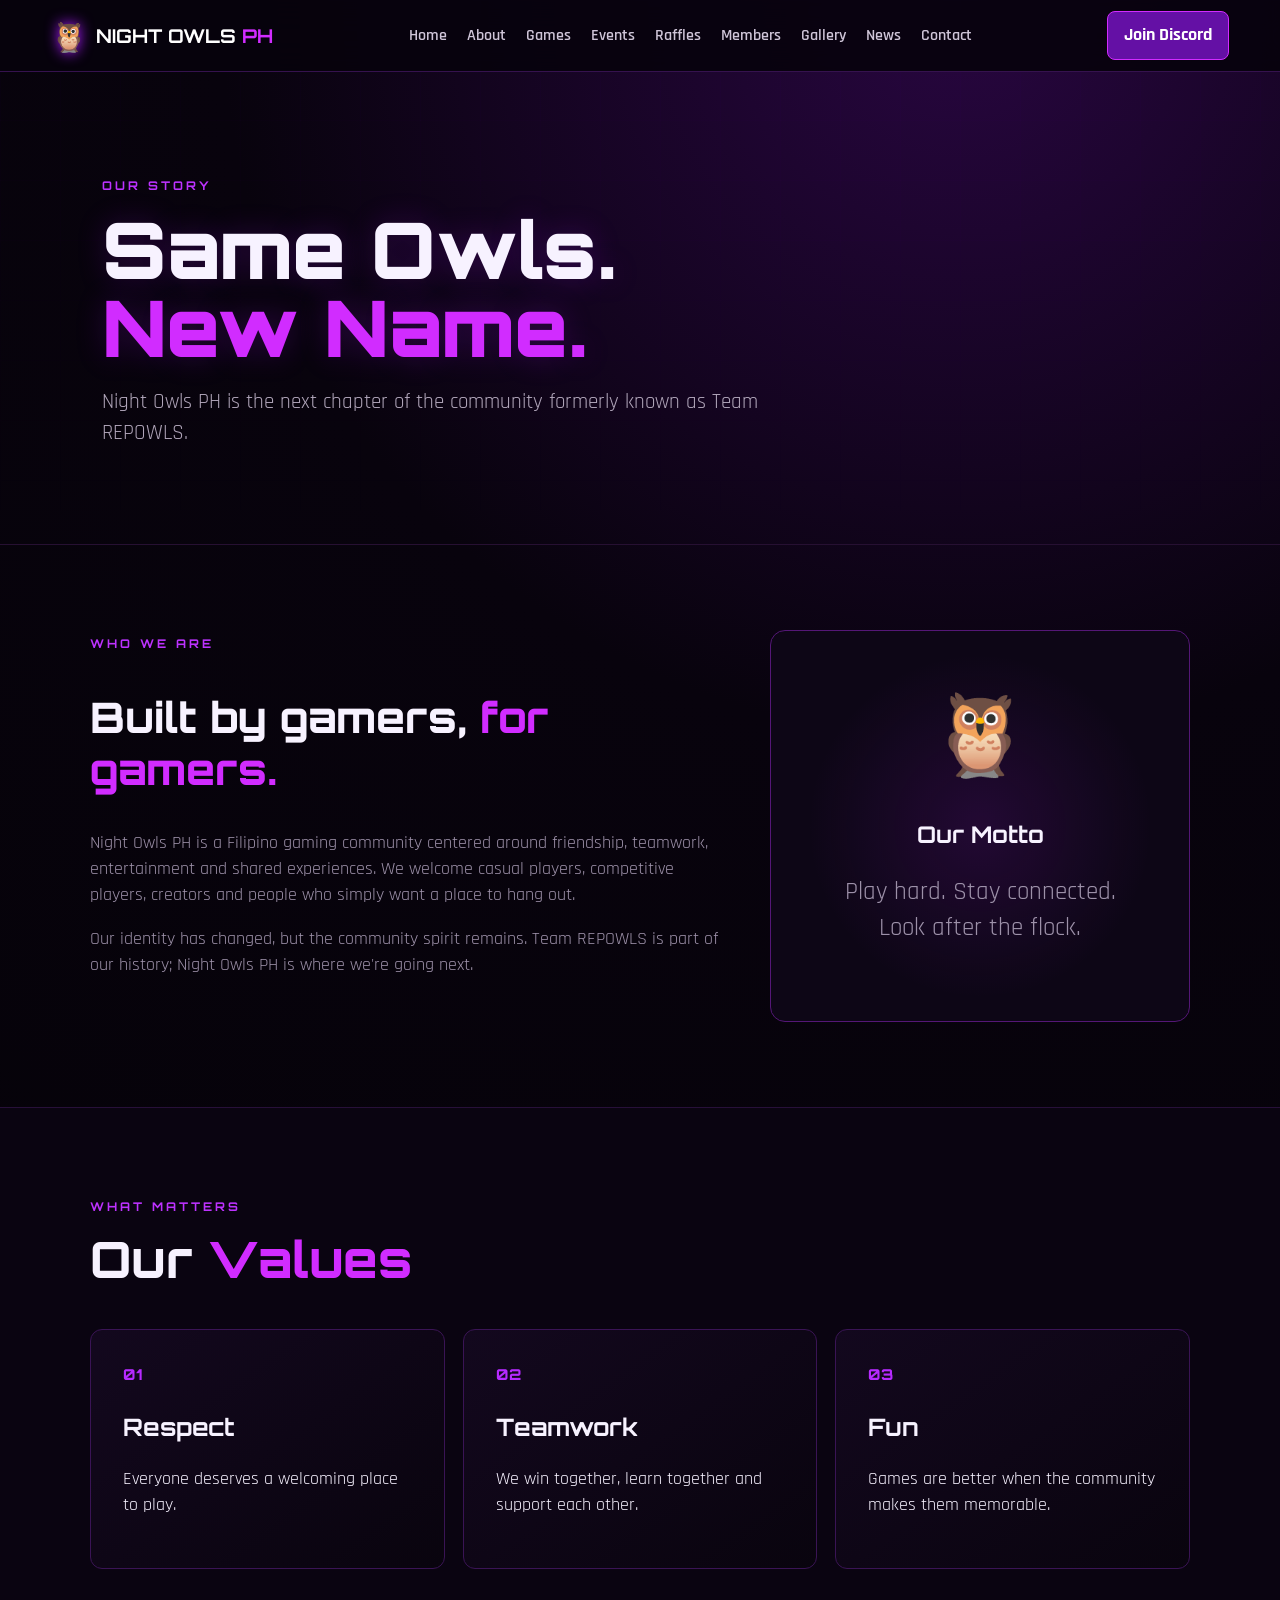
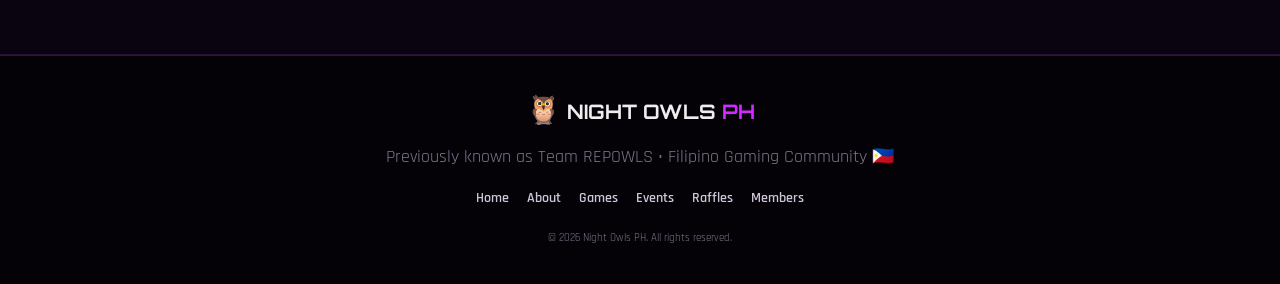
<file: about.html>
<!doctype html><html lang="en"><head><meta charset="utf-8"><meta name="viewport" content="width=device-width,initial-scale=1"><meta name="description" content="Night Owls PH — Filipino gaming community, formerly Team REPOWLS."><meta name="theme-color" content="#08030f"><title>A | Night Owls PH</title><link rel="stylesheet" href="styles.css"></head><body>
<header><a class="brand" href="index.html"><span>🦉</span><strong>NIGHT OWLS <b>PH</b></strong></a><button class="menu">☰</button><nav><a href="index.html" class="">Home</a><a href="about.html" class="">About</a><a href="games.html" class="">Games</a><a href="events.html" class="">Events</a><a href="raffles.html" class="">Raffles</a><a href="members.html" class="">Members</a><a href="gallery.html" class="">Gallery</a><a href="announcements.html" class="">News</a><a href="contact.html" class="">Contact</a></nav><a class="top-discord" href="discord.html">Join Discord</a></header>
<main><section class="page-hero"><small>OUR STORY</small><h1>Same Owls.<br><span>New Name.</span></h1><p>Night Owls PH is the next chapter of the community formerly known as Team REPOWLS.</p></section>
<section class="section two-col"><div><small>WHO WE ARE</small><h2>Built by gamers, <span>for gamers.</span></h2><p>Night Owls PH is a Filipino gaming community centered around friendship, teamwork, entertainment and shared experiences. We welcome casual players, competitive players, creators and people who simply want a place to hang out.</p><p>Our identity has changed, but the community spirit remains. Team REPOWLS is part of our history; Night Owls PH is where we're going next.</p></div><div class="quote-card"><b>🦉</b><h3>Our Motto</h3><p>Play hard. Stay connected. Look after the flock.</p></div></section>
<section class="section dark"><div class="section-head"><div><small>WHAT MATTERS</small><h2>Our <span>Values</span></h2></div></div><div class="value-grid"><div><b>01</b><h3>Respect</h3><p>Everyone deserves a welcoming place to play.</p></div><div><b>02</b><h3>Teamwork</h3><p>We win together, learn together and support each other.</p></div><div><b>03</b><h3>Fun</h3><p>Games are better when the community makes them memorable.</p></div></div></section></main>
<footer><div class="footer-logo">🦉 <strong>NIGHT OWLS <b>PH</b></strong></div><p>Previously known as Team REPOWLS • Filipino Gaming Community 🇵🇭</p><div class="footer-nav"><a href="index.html">Home</a><a href="about.html">About</a><a href="games.html">Games</a><a href="events.html">Events</a><a href="raffles.html">Raffles</a><a href="members.html">Members</a></div><small>© <span id="year"></span> Night Owls PH. All rights reserved.</small></footer>
<script src="script.js"></script></body></html>
</file>
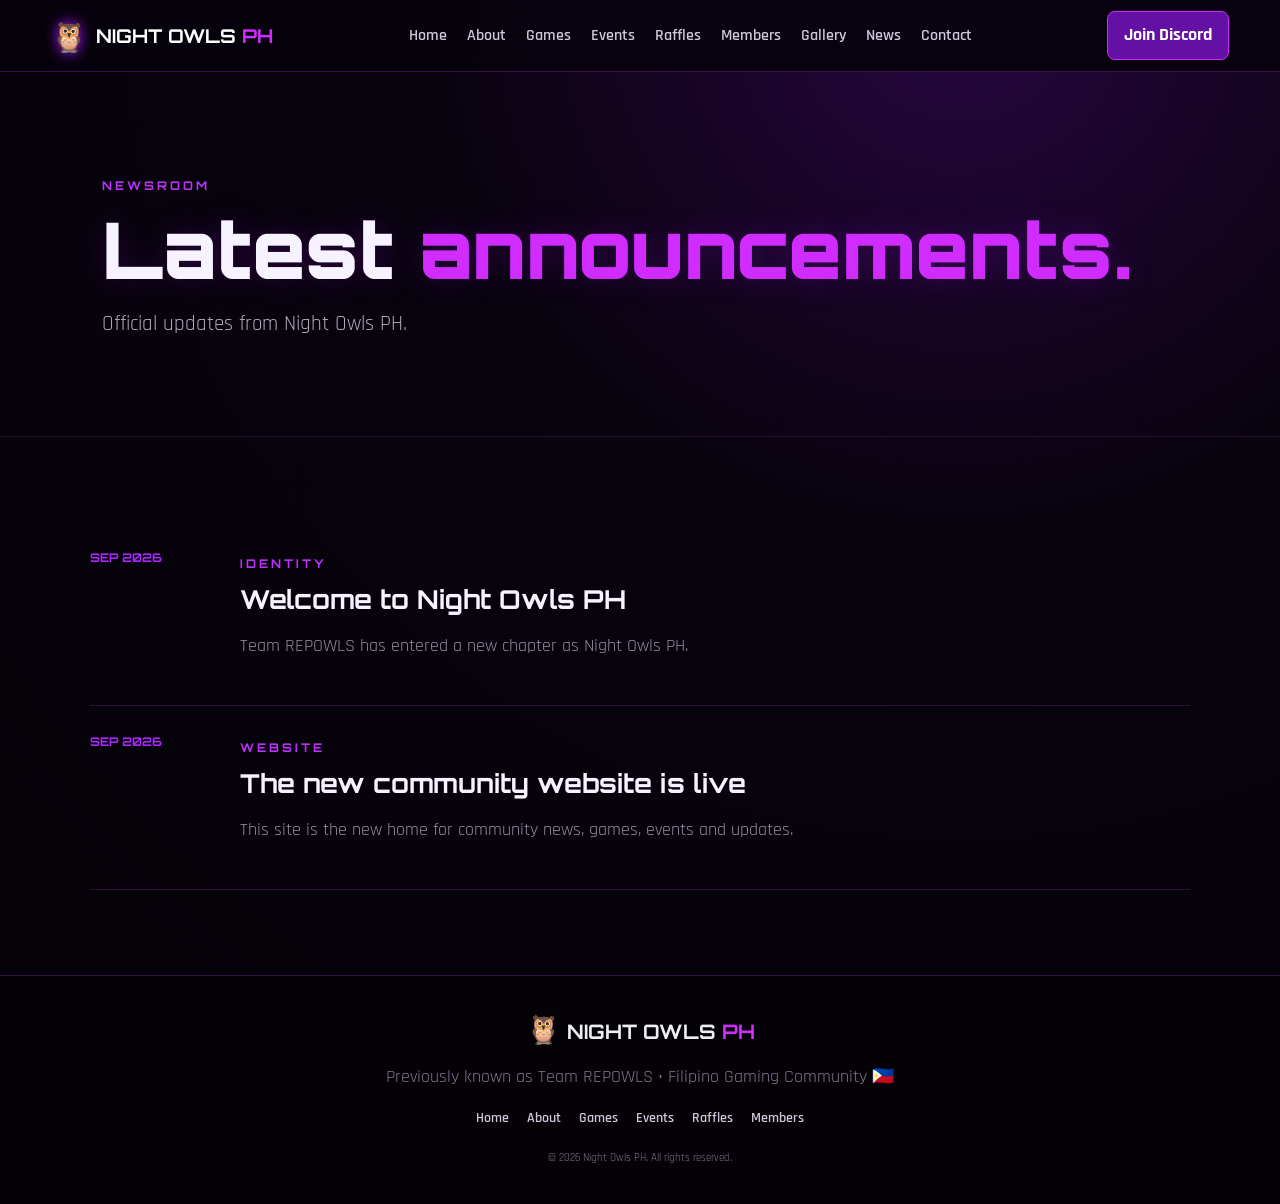
<file: announcements.html>
<!doctype html><html lang="en"><head><meta charset="utf-8"><meta name="viewport" content="width=device-width,initial-scale=1"><meta name="description" content="Night Owls PH — Filipino gaming community, formerly Team REPOWLS."><meta name="theme-color" content="#08030f"><title>A | Night Owls PH</title><link rel="stylesheet" href="styles.css"></head><body>
<header><a class="brand" href="index.html"><span>🦉</span><strong>NIGHT OWLS <b>PH</b></strong></a><button class="menu">☰</button><nav><a href="index.html" class="">Home</a><a href="about.html" class="">About</a><a href="games.html" class="">Games</a><a href="events.html" class="">Events</a><a href="raffles.html" class="">Raffles</a><a href="members.html" class="">Members</a><a href="gallery.html" class="">Gallery</a><a href="announcements.html" class="">News</a><a href="contact.html" class="">Contact</a></nav><a class="top-discord" href="discord.html">Join Discord</a></header>
<main><section class="page-hero"><small>NEWSROOM</small><h1>Latest <span>announcements.</span></h1><p>Official updates from Night Owls PH.</p></section>
<section class="section"><div class="news-list"><article><span>SEP 2026</span><div><small>IDENTITY</small><h2>Welcome to Night Owls PH</h2><p>Team REPOWLS has entered a new chapter as Night Owls PH.</p></div></article><article><span>SEP 2026</span><div><small>WEBSITE</small><h2>The new community website is live</h2><p>This site is the new home for community news, games, events and updates.</p></div></article></div></section></main>
<footer><div class="footer-logo">🦉 <strong>NIGHT OWLS <b>PH</b></strong></div><p>Previously known as Team REPOWLS • Filipino Gaming Community 🇵🇭</p><div class="footer-nav"><a href="index.html">Home</a><a href="about.html">About</a><a href="games.html">Games</a><a href="events.html">Events</a><a href="raffles.html">Raffles</a><a href="members.html">Members</a></div><small>© <span id="year"></span> Night Owls PH. All rights reserved.</small></footer>
<script src="script.js"></script></body></html>
</file>
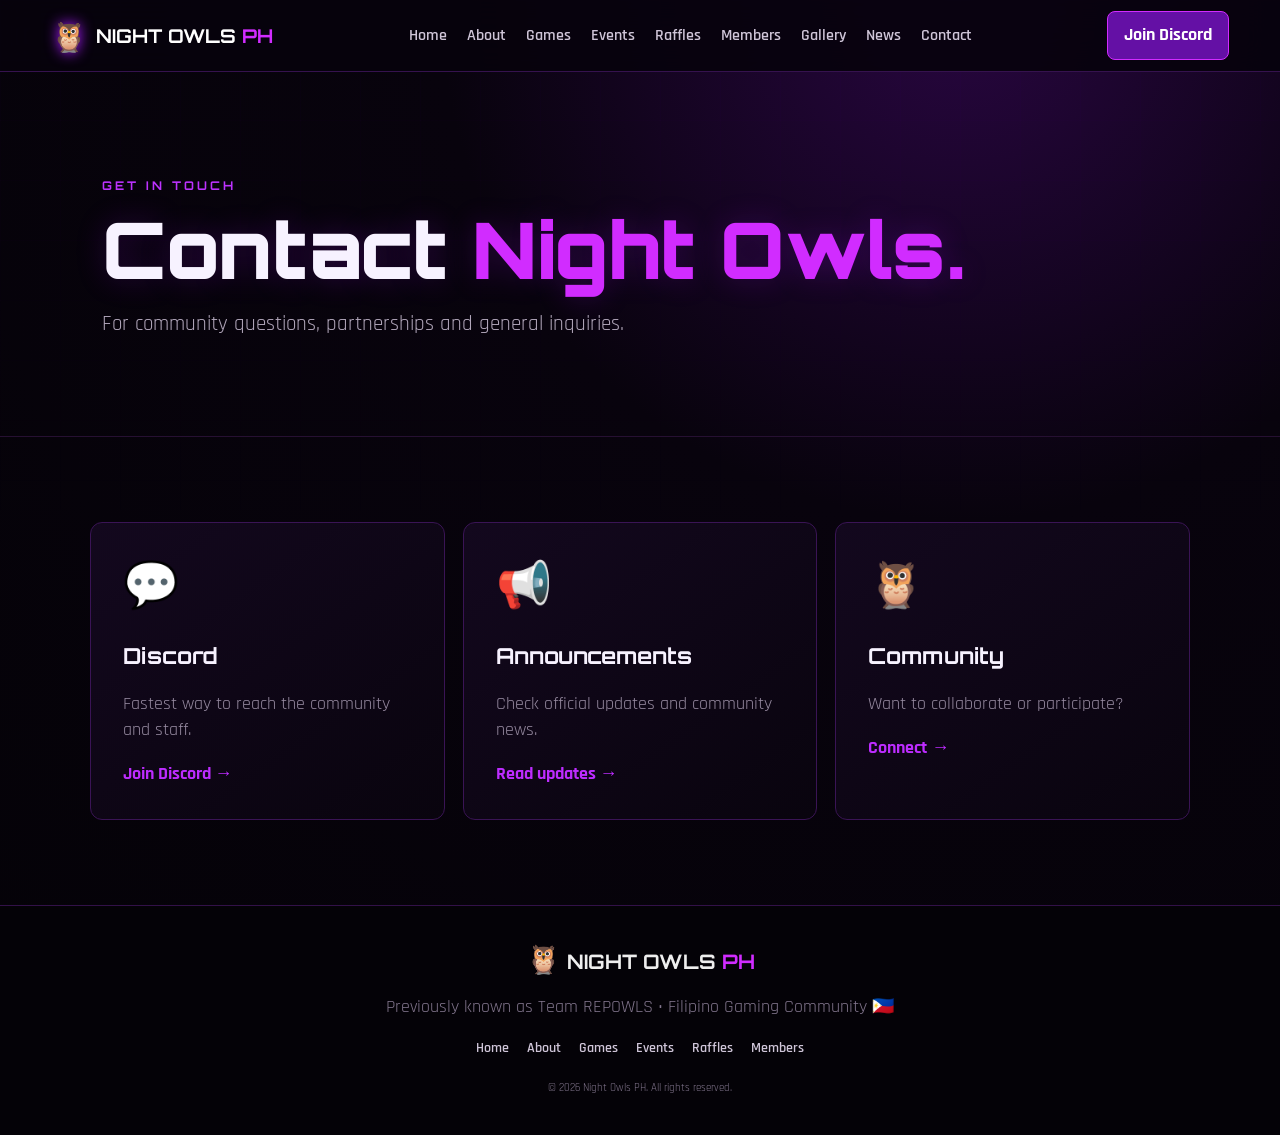
<file: contact.html>
<!doctype html><html lang="en"><head><meta charset="utf-8"><meta name="viewport" content="width=device-width,initial-scale=1"><meta name="description" content="Night Owls PH — Filipino gaming community, formerly Team REPOWLS."><meta name="theme-color" content="#08030f"><title>C | Night Owls PH</title><link rel="stylesheet" href="styles.css"></head><body>
<header><a class="brand" href="index.html"><span>🦉</span><strong>NIGHT OWLS <b>PH</b></strong></a><button class="menu">☰</button><nav><a href="index.html" class="">Home</a><a href="about.html" class="">About</a><a href="games.html" class="">Games</a><a href="events.html" class="">Events</a><a href="raffles.html" class="">Raffles</a><a href="members.html" class="">Members</a><a href="gallery.html" class="">Gallery</a><a href="announcements.html" class="">News</a><a href="contact.html" class="">Contact</a></nav><a class="top-discord" href="discord.html">Join Discord</a></header>
<main><section class="page-hero"><small>GET IN TOUCH</small><h1>Contact <span>Night Owls.</span></h1><p>For community questions, partnerships and general inquiries.</p></section>
<section class="section contact-grid"><div class="contact-method"><b>💬</b><h3>Discord</h3><p>Fastest way to reach the community and staff.</p><a href="discord.html">Join Discord →</a></div><div class="contact-method"><b>📢</b><h3>Announcements</h3><p>Check official updates and community news.</p><a href="announcements.html">Read updates →</a></div><div class="contact-method"><b>🦉</b><h3>Community</h3><p>Want to collaborate or participate?</p><a href="discord.html">Connect →</a></div></section></main>
<footer><div class="footer-logo">🦉 <strong>NIGHT OWLS <b>PH</b></strong></div><p>Previously known as Team REPOWLS • Filipino Gaming Community 🇵🇭</p><div class="footer-nav"><a href="index.html">Home</a><a href="about.html">About</a><a href="games.html">Games</a><a href="events.html">Events</a><a href="raffles.html">Raffles</a><a href="members.html">Members</a></div><small>© <span id="year"></span> Night Owls PH. All rights reserved.</small></footer>
<script src="script.js"></script></body></html>
</file>
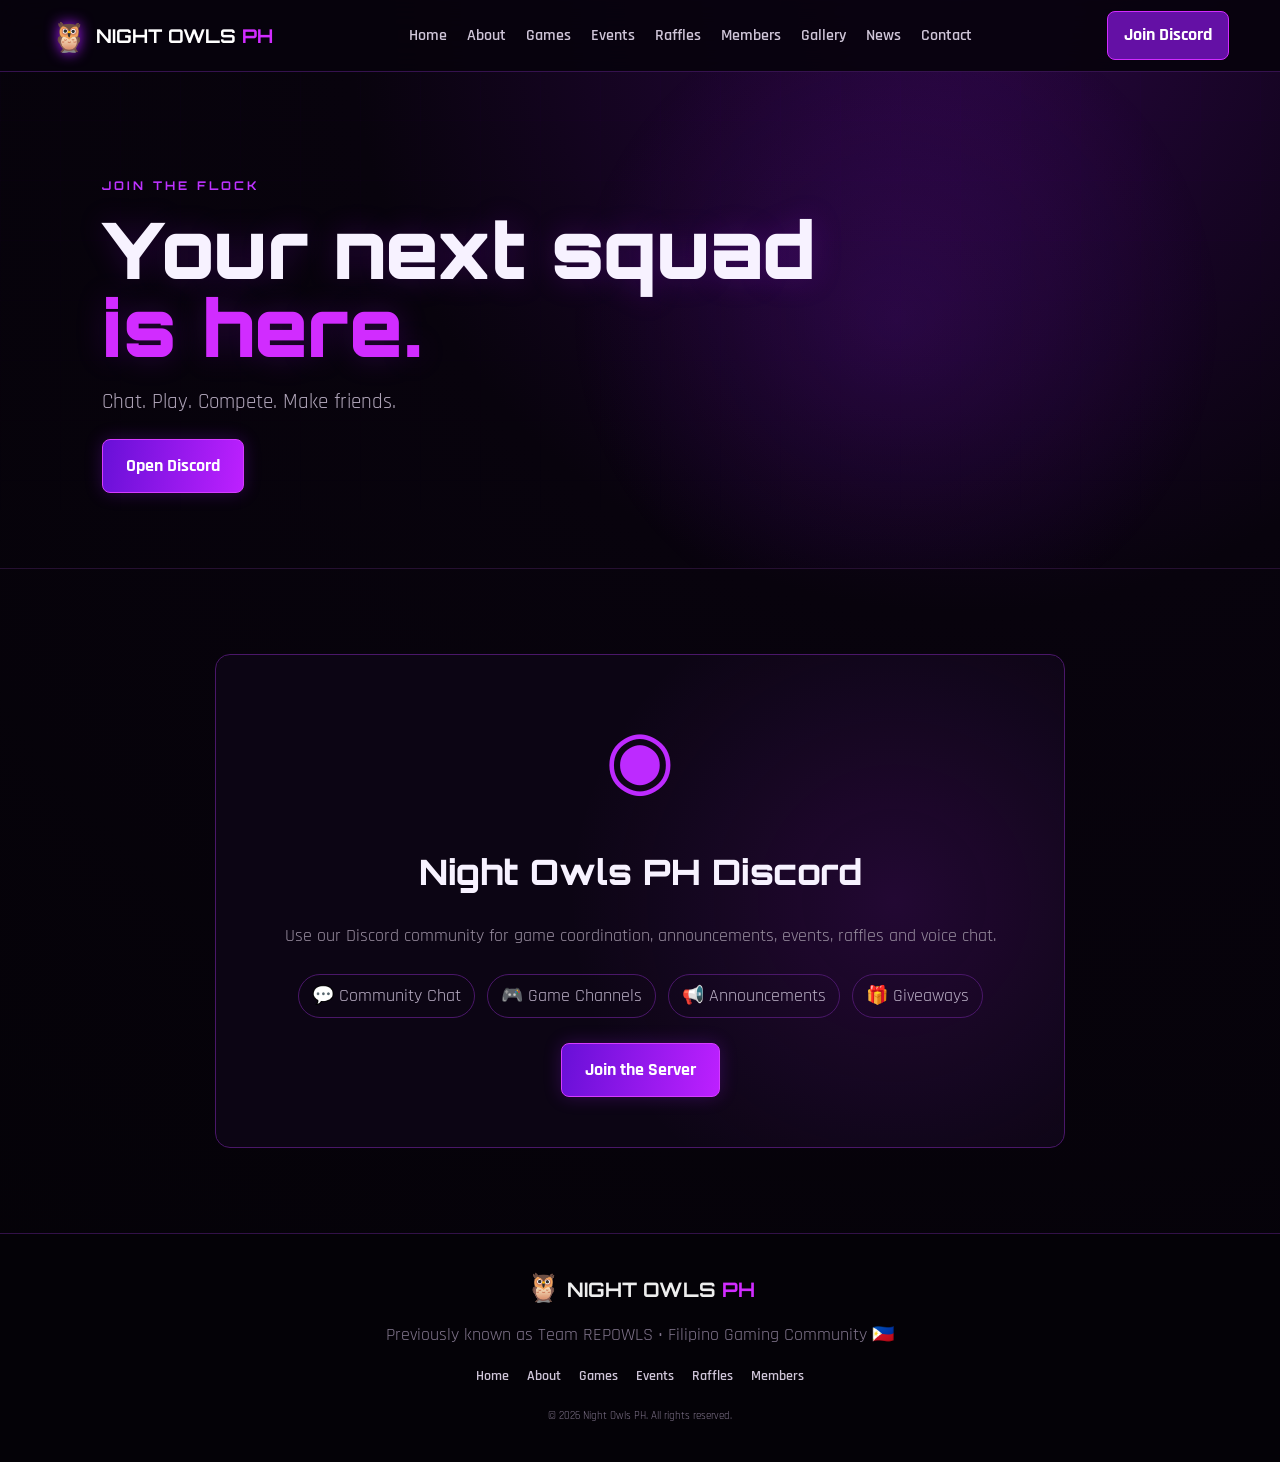
<file: discord.html>
<!doctype html><html lang="en"><head><meta charset="utf-8"><meta name="viewport" content="width=device-width,initial-scale=1"><meta name="description" content="Night Owls PH — Filipino gaming community, formerly Team REPOWLS."><meta name="theme-color" content="#08030f"><title>D | Night Owls PH</title><link rel="stylesheet" href="styles.css"></head><body>
<header><a class="brand" href="index.html"><span>🦉</span><strong>NIGHT OWLS <b>PH</b></strong></a><button class="menu">☰</button><nav><a href="index.html" class="">Home</a><a href="about.html" class="">About</a><a href="games.html" class="">Games</a><a href="events.html" class="">Events</a><a href="raffles.html" class="">Raffles</a><a href="members.html" class="">Members</a><a href="gallery.html" class="">Gallery</a><a href="announcements.html" class="">News</a><a href="contact.html" class="">Contact</a></nav><a class="top-discord" href="discord.html">Join Discord</a></header>
<main><section class="page-hero discord-hero"><small>JOIN THE FLOCK</small><h1>Your next squad<br><span>is here.</span></h1><p>Chat. Play. Compete. Make friends.</p><a class="btn primary" href="#" onclick="openDiscord(event)">Open Discord</a></section>
<section class="section"><div class="discord-box"><div class="discord-logo">◉</div><h2>Night Owls PH Discord</h2><p>Use our Discord community for game coordination, announcements, events, raffles and voice chat.</p><div class="discord-features"><span>💬 Community Chat</span><span>🎮 Game Channels</span><span>📢 Announcements</span><span>🎁 Giveaways</span></div><a class="btn primary" href="#" onclick="openDiscord(event)">Join the Server</a></div></section></main>
<footer><div class="footer-logo">🦉 <strong>NIGHT OWLS <b>PH</b></strong></div><p>Previously known as Team REPOWLS • Filipino Gaming Community 🇵🇭</p><div class="footer-nav"><a href="index.html">Home</a><a href="about.html">About</a><a href="games.html">Games</a><a href="events.html">Events</a><a href="raffles.html">Raffles</a><a href="members.html">Members</a></div><small>© <span id="year"></span> Night Owls PH. All rights reserved.</small></footer>
<script src="script.js"></script></body></html>
</file>
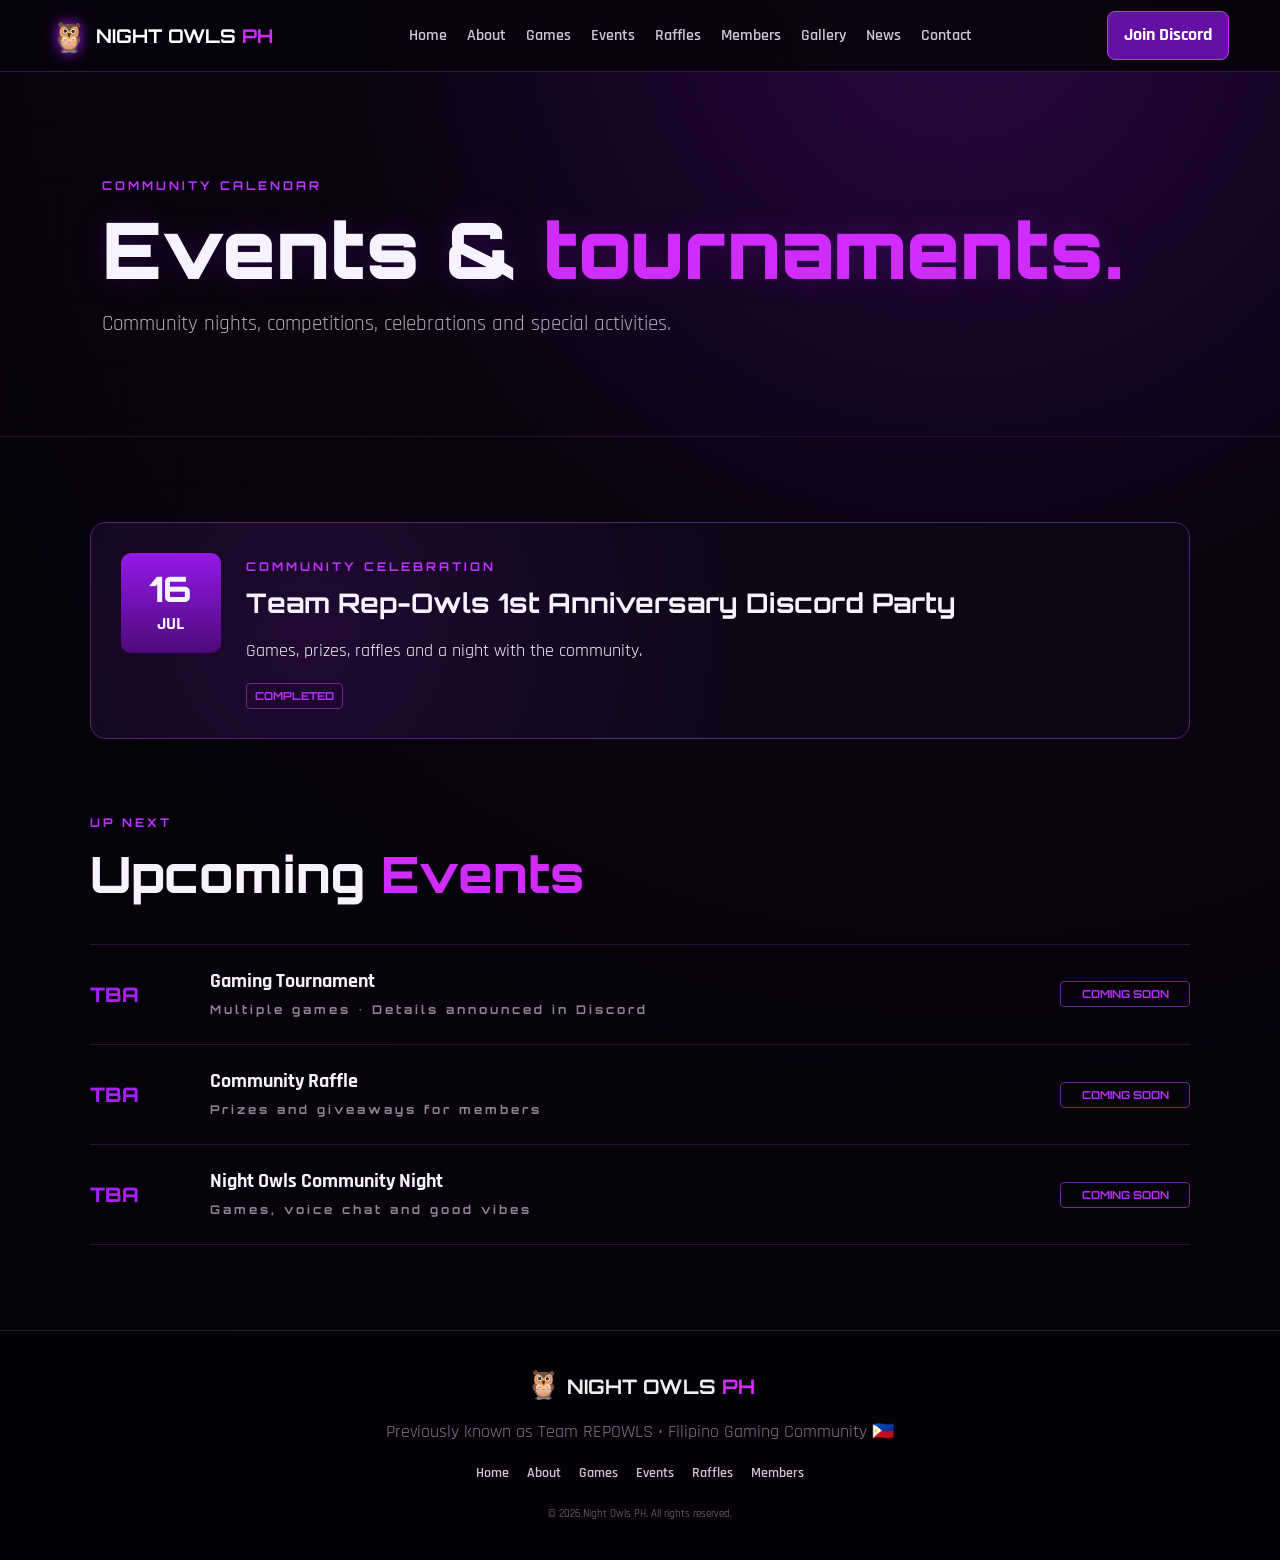
<file: events.html>
<!doctype html><html lang="en"><head><meta charset="utf-8"><meta name="viewport" content="width=device-width,initial-scale=1"><meta name="description" content="Night Owls PH — Filipino gaming community, formerly Team REPOWLS."><meta name="theme-color" content="#08030f"><title>E | Night Owls PH</title><link rel="stylesheet" href="styles.css"></head><body>
<header><a class="brand" href="index.html"><span>🦉</span><strong>NIGHT OWLS <b>PH</b></strong></a><button class="menu">☰</button><nav><a href="index.html" class="">Home</a><a href="about.html" class="">About</a><a href="games.html" class="">Games</a><a href="events.html" class="">Events</a><a href="raffles.html" class="">Raffles</a><a href="members.html" class="">Members</a><a href="gallery.html" class="">Gallery</a><a href="announcements.html" class="">News</a><a href="contact.html" class="">Contact</a></nav><a class="top-discord" href="discord.html">Join Discord</a></header>
<main><section class="page-hero"><small>COMMUNITY CALENDAR</small><h1>Events & <span>tournaments.</span></h1><p>Community nights, competitions, celebrations and special activities.</p></section>
<section class="section"><div class="event-feature"><div class="event-date"><b>16</b><span>JUL</span></div><div><small>COMMUNITY CELEBRATION</small><h2>Team Rep-Owls 1st Anniversary Discord Party</h2><p>Games, prizes, raffles and a night with the community.</p><span class="status">COMPLETED</span></div></div><div class="section-head compact"><div><small>UP NEXT</small><h2>Upcoming <span>Events</span></h2></div></div><div class="event-list"><div><b>TBA</b><span><strong>Gaming Tournament</strong><small>Multiple games • Details announced in Discord</small></span><em>COMING SOON</em></div><div><b>TBA</b><span><strong>Community Raffle</strong><small>Prizes and giveaways for members</small></span><em>COMING SOON</em></div><div><b>TBA</b><span><strong>Night Owls Community Night</strong><small>Games, voice chat and good vibes</small></span><em>COMING SOON</em></div></div></section></main>
<footer><div class="footer-logo">🦉 <strong>NIGHT OWLS <b>PH</b></strong></div><p>Previously known as Team REPOWLS • Filipino Gaming Community 🇵🇭</p><div class="footer-nav"><a href="index.html">Home</a><a href="about.html">About</a><a href="games.html">Games</a><a href="events.html">Events</a><a href="raffles.html">Raffles</a><a href="members.html">Members</a></div><small>© <span id="year"></span> Night Owls PH. All rights reserved.</small></footer>
<script src="script.js"></script></body></html>
</file>
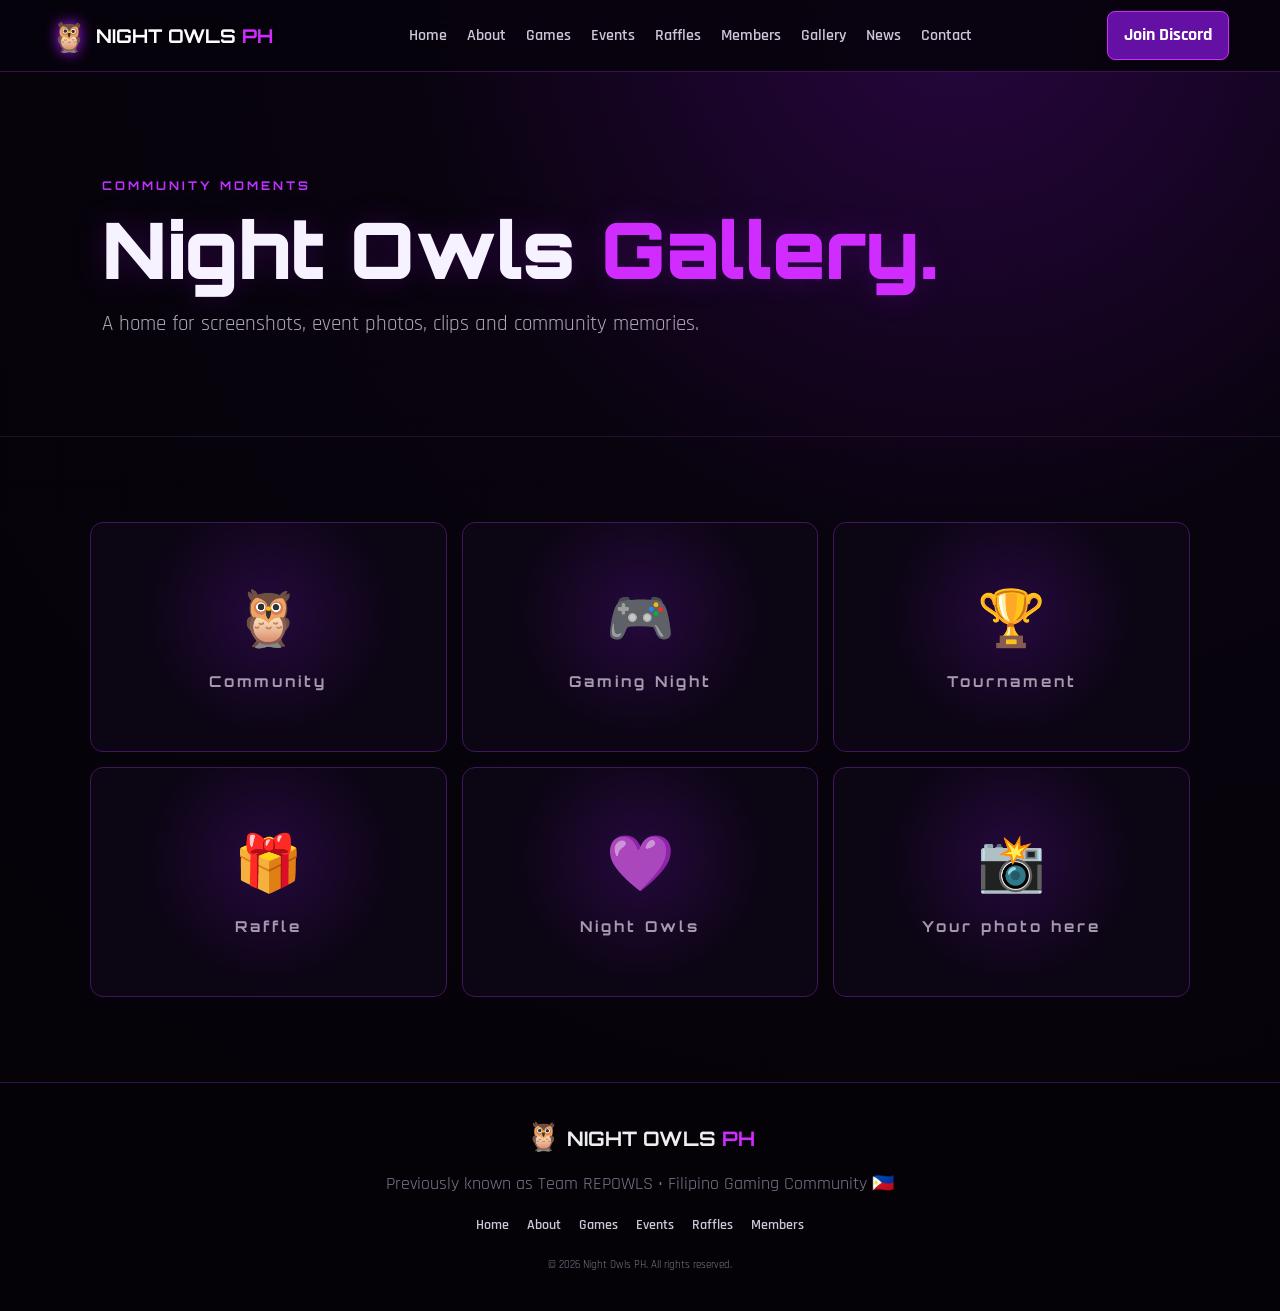
<file: gallery.html>
<!doctype html><html lang="en"><head><meta charset="utf-8"><meta name="viewport" content="width=device-width,initial-scale=1"><meta name="description" content="Night Owls PH — Filipino gaming community, formerly Team REPOWLS."><meta name="theme-color" content="#08030f"><title>G | Night Owls PH</title><link rel="stylesheet" href="styles.css"></head><body>
<header><a class="brand" href="index.html"><span>🦉</span><strong>NIGHT OWLS <b>PH</b></strong></a><button class="menu">☰</button><nav><a href="index.html" class="">Home</a><a href="about.html" class="">About</a><a href="games.html" class="">Games</a><a href="events.html" class="">Events</a><a href="raffles.html" class="">Raffles</a><a href="members.html" class="">Members</a><a href="gallery.html" class="">Gallery</a><a href="announcements.html" class="">News</a><a href="contact.html" class="">Contact</a></nav><a class="top-discord" href="discord.html">Join Discord</a></header>
<main><section class="page-hero"><small>COMMUNITY MOMENTS</small><h1>Night Owls <span>Gallery.</span></h1><p>A home for screenshots, event photos, clips and community memories.</p></section>
<section class="section"><div class="gallery-grid"><div>🦉<small>Community</small></div><div>🎮<small>Gaming Night</small></div><div>🏆<small>Tournament</small></div><div>🎁<small>Raffle</small></div><div>💜<small>Night Owls</small></div><div>📸<small>Your photo here</small></div></div></section></main>
<footer><div class="footer-logo">🦉 <strong>NIGHT OWLS <b>PH</b></strong></div><p>Previously known as Team REPOWLS • Filipino Gaming Community 🇵🇭</p><div class="footer-nav"><a href="index.html">Home</a><a href="about.html">About</a><a href="games.html">Games</a><a href="events.html">Events</a><a href="raffles.html">Raffles</a><a href="members.html">Members</a></div><small>© <span id="year"></span> Night Owls PH. All rights reserved.</small></footer>
<script src="script.js"></script></body></html>
</file>
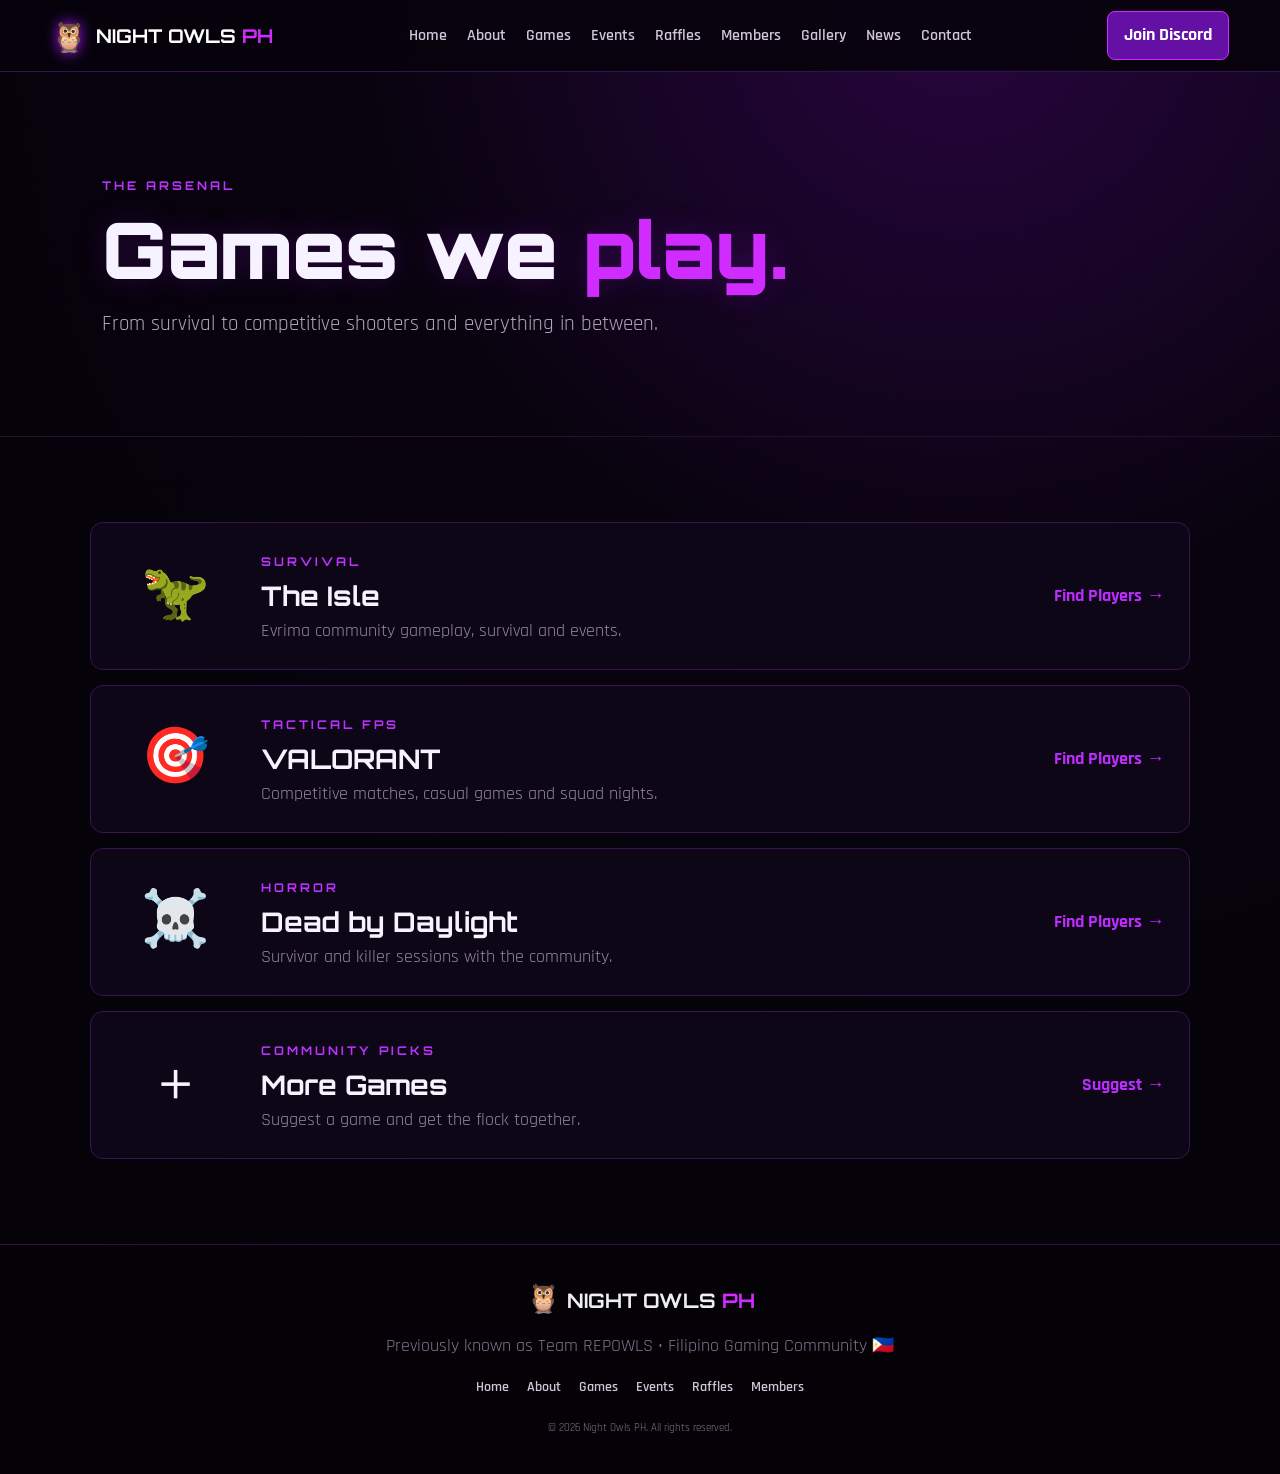
<file: games.html>
<!doctype html><html lang="en"><head><meta charset="utf-8"><meta name="viewport" content="width=device-width,initial-scale=1"><meta name="description" content="Night Owls PH — Filipino gaming community, formerly Team REPOWLS."><meta name="theme-color" content="#08030f"><title>G | Night Owls PH</title><link rel="stylesheet" href="styles.css"></head><body>
<header><a class="brand" href="index.html"><span>🦉</span><strong>NIGHT OWLS <b>PH</b></strong></a><button class="menu">☰</button><nav><a href="index.html" class="">Home</a><a href="about.html" class="">About</a><a href="games.html" class="">Games</a><a href="events.html" class="">Events</a><a href="raffles.html" class="">Raffles</a><a href="members.html" class="">Members</a><a href="gallery.html" class="">Gallery</a><a href="announcements.html" class="">News</a><a href="contact.html" class="">Contact</a></nav><a class="top-discord" href="discord.html">Join Discord</a></header>
<main><section class="page-hero"><small>THE ARSENAL</small><h1>Games we <span>play.</span></h1><p>From survival to competitive shooters and everything in between.</p></section>
<section class="section"><div class="game-list"><article class="game"><div class="game-icon">🦖</div><div><small>SURVIVAL</small><h2>The Isle</h2><p>Evrima community gameplay, survival and events.</p></div><a href="discord.html">Find Players →</a></article><article class="game"><div class="game-icon">🎯</div><div><small>TACTICAL FPS</small><h2>VALORANT</h2><p>Competitive matches, casual games and squad nights.</p></div><a href="discord.html">Find Players →</a></article><article class="game"><div class="game-icon">☠️</div><div><small>HORROR</small><h2>Dead by Daylight</h2><p>Survivor and killer sessions with the community.</p></div><a href="discord.html">Find Players →</a></article><article class="game"><div class="game-icon">＋</div><div><small>COMMUNITY PICKS</small><h2>More Games</h2><p>Suggest a game and get the flock together.</p></div><a href="discord.html">Suggest →</a></article></div></section></main>
<footer><div class="footer-logo">🦉 <strong>NIGHT OWLS <b>PH</b></strong></div><p>Previously known as Team REPOWLS • Filipino Gaming Community 🇵🇭</p><div class="footer-nav"><a href="index.html">Home</a><a href="about.html">About</a><a href="games.html">Games</a><a href="events.html">Events</a><a href="raffles.html">Raffles</a><a href="members.html">Members</a></div><small>© <span id="year"></span> Night Owls PH. All rights reserved.</small></footer>
<script src="script.js"></script></body></html>
</file>
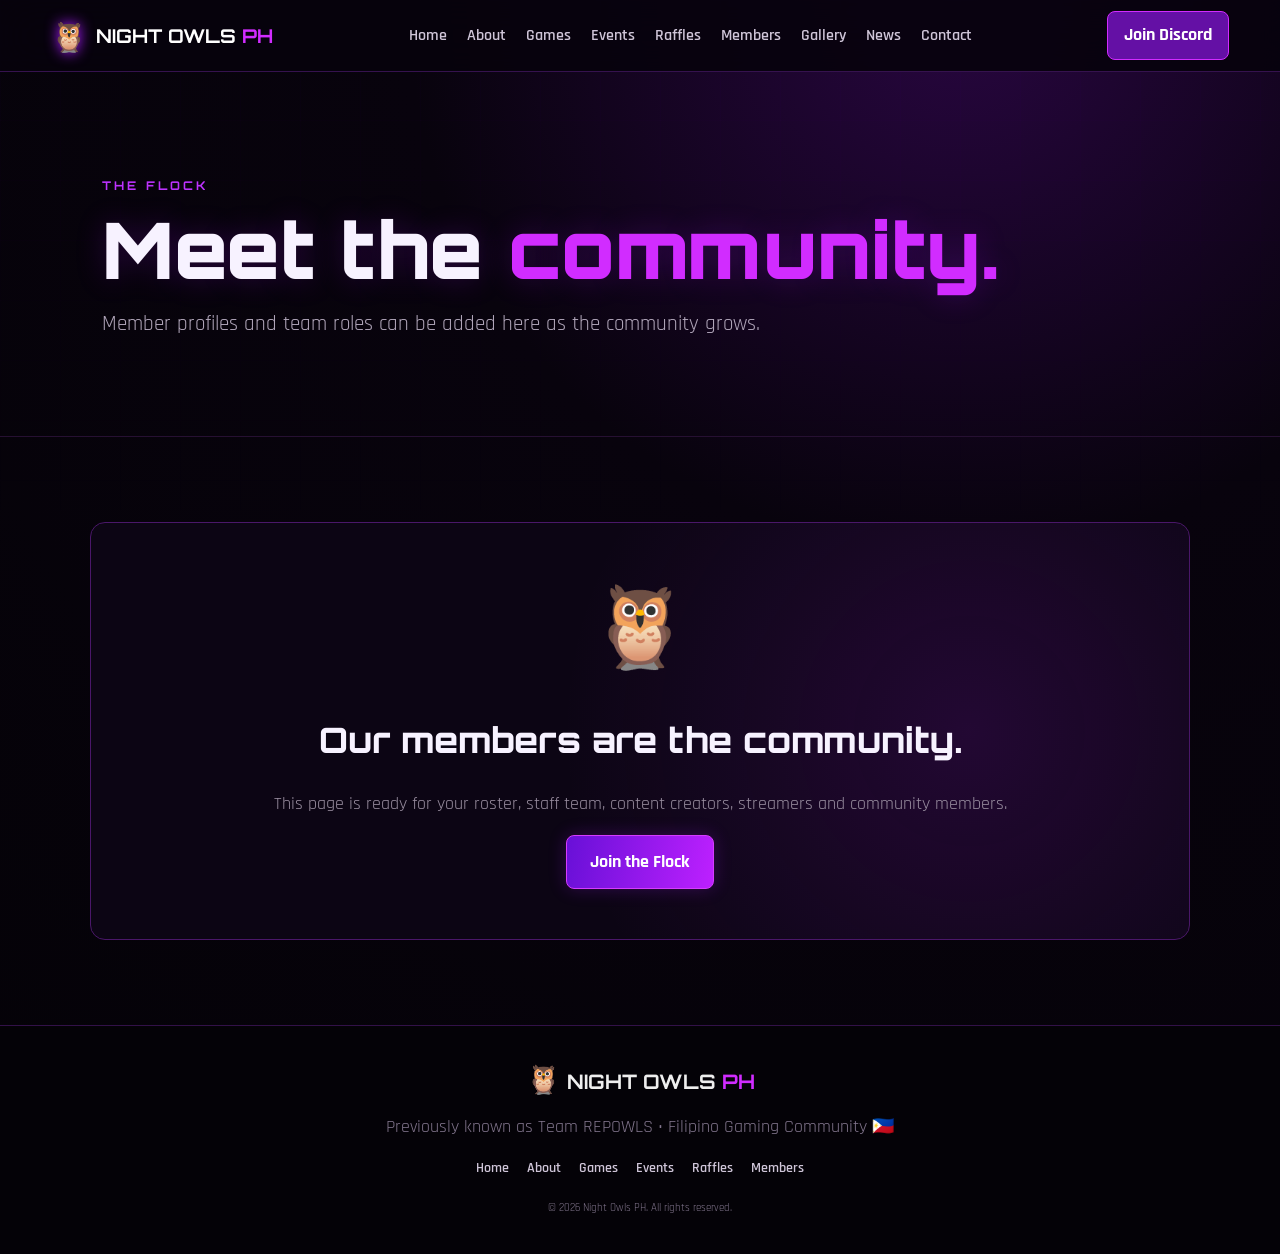
<file: members.html>
<!doctype html><html lang="en"><head><meta charset="utf-8"><meta name="viewport" content="width=device-width,initial-scale=1"><meta name="description" content="Night Owls PH — Filipino gaming community, formerly Team REPOWLS."><meta name="theme-color" content="#08030f"><title>M | Night Owls PH</title><link rel="stylesheet" href="styles.css"></head><body>
<header><a class="brand" href="index.html"><span>🦉</span><strong>NIGHT OWLS <b>PH</b></strong></a><button class="menu">☰</button><nav><a href="index.html" class="">Home</a><a href="about.html" class="">About</a><a href="games.html" class="">Games</a><a href="events.html" class="">Events</a><a href="raffles.html" class="">Raffles</a><a href="members.html" class="">Members</a><a href="gallery.html" class="">Gallery</a><a href="announcements.html" class="">News</a><a href="contact.html" class="">Contact</a></nav><a class="top-discord" href="discord.html">Join Discord</a></header>
<main><section class="page-hero"><small>THE FLOCK</small><h1>Meet the <span>community.</span></h1><p>Member profiles and team roles can be added here as the community grows.</p></section>
<section class="section"><div class="member-note"><div>🦉</div><h2>Our members are the community.</h2><p>This page is ready for your roster, staff team, content creators, streamers and community members.</p><a class="btn primary" href="discord.html">Join the Flock</a></div></section></main>
<footer><div class="footer-logo">🦉 <strong>NIGHT OWLS <b>PH</b></strong></div><p>Previously known as Team REPOWLS • Filipino Gaming Community 🇵🇭</p><div class="footer-nav"><a href="index.html">Home</a><a href="about.html">About</a><a href="games.html">Games</a><a href="events.html">Events</a><a href="raffles.html">Raffles</a><a href="members.html">Members</a></div><small>© <span id="year"></span> Night Owls PH. All rights reserved.</small></footer>
<script src="script.js"></script></body></html>
</file>
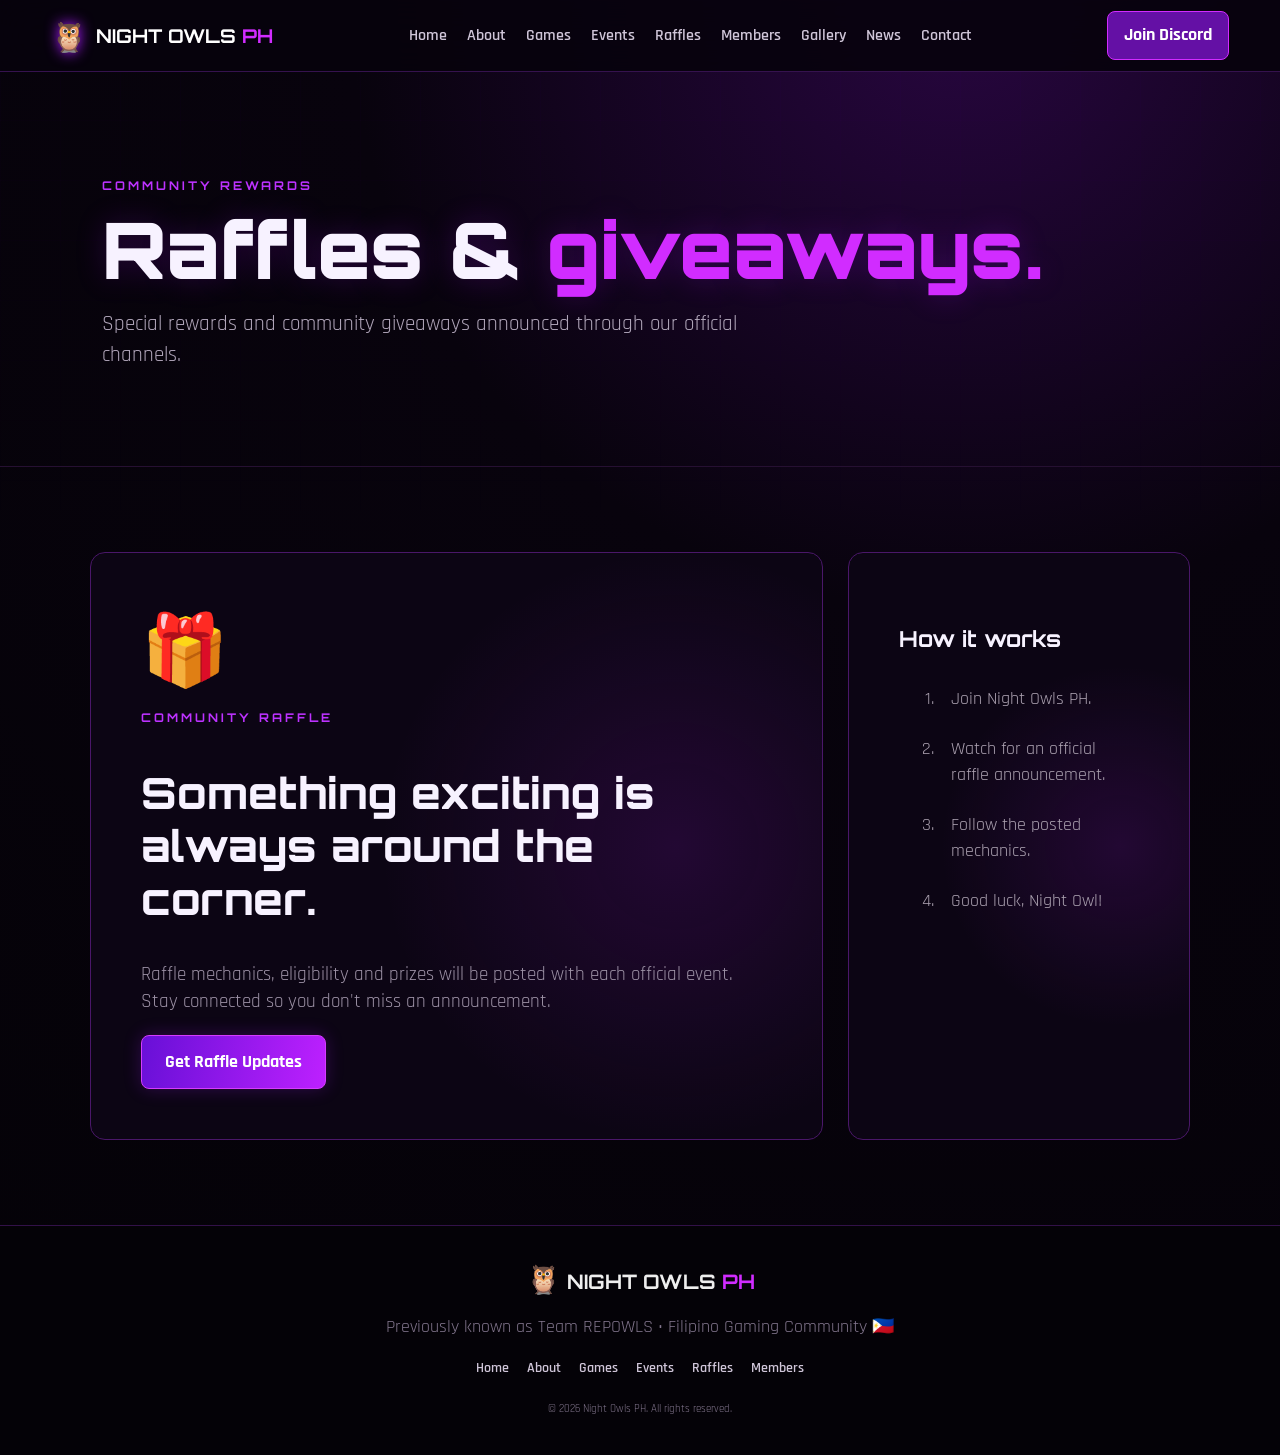
<file: raffles.html>
<!doctype html><html lang="en"><head><meta charset="utf-8"><meta name="viewport" content="width=device-width,initial-scale=1"><meta name="description" content="Night Owls PH — Filipino gaming community, formerly Team REPOWLS."><meta name="theme-color" content="#08030f"><title>R | Night Owls PH</title><link rel="stylesheet" href="styles.css"></head><body>
<header><a class="brand" href="index.html"><span>🦉</span><strong>NIGHT OWLS <b>PH</b></strong></a><button class="menu">☰</button><nav><a href="index.html" class="">Home</a><a href="about.html" class="">About</a><a href="games.html" class="">Games</a><a href="events.html" class="">Events</a><a href="raffles.html" class="">Raffles</a><a href="members.html" class="">Members</a><a href="gallery.html" class="">Gallery</a><a href="announcements.html" class="">News</a><a href="contact.html" class="">Contact</a></nav><a class="top-discord" href="discord.html">Join Discord</a></header>
<main><section class="page-hero"><small>COMMUNITY REWARDS</small><h1>Raffles & <span>giveaways.</span></h1><p>Special rewards and community giveaways announced through our official channels.</p></section>
<section class="section raffle-grid"><div class="raffle-main"><div class="gift">🎁</div><small>COMMUNITY RAFFLE</small><h2>Something exciting is always around the corner.</h2><p>Raffle mechanics, eligibility and prizes will be posted with each official event. Stay connected so you don't miss an announcement.</p><a class="btn primary" href="discord.html">Get Raffle Updates</a></div><aside><h3>How it works</h3><ol><li>Join Night Owls PH.</li><li>Watch for an official raffle announcement.</li><li>Follow the posted mechanics.</li><li>Good luck, Night Owl!</li></ol></aside></section></main>
<footer><div class="footer-logo">🦉 <strong>NIGHT OWLS <b>PH</b></strong></div><p>Previously known as Team REPOWLS • Filipino Gaming Community 🇵🇭</p><div class="footer-nav"><a href="index.html">Home</a><a href="about.html">About</a><a href="games.html">Games</a><a href="events.html">Events</a><a href="raffles.html">Raffles</a><a href="members.html">Members</a></div><small>© <span id="year"></span> Night Owls PH. All rights reserved.</small></footer>
<script src="script.js"></script></body></html>
</file>
<file: styles.css>
@import url('https://fonts.googleapis.com/css2?family=Orbitron:wght@600;700;800;900&family=Rajdhani:wght@500;600;700&display=swap');
:root{--bg:#06020b;--panel:#0d0616;--panel2:#130821;--purple:#a719ff;--bright:#d12cff;--violet:#6810dc;--text:#f7f2ff;--muted:#9d91a9;--line:#35124e}*{box-sizing:border-box}html{scroll-behavior:smooth}body{margin:0;background:radial-gradient(circle at 75% 0,#280640 0,#08030d 35%,#040207 100%);color:var(--text);font-family:Rajdhani,sans-serif;font-size:18px;line-height:1.45}.site-header{}body:before{content:"";position:fixed;inset:0;pointer-events:none;opacity:.14;background-image:linear-gradient(#a719ff22 1px,transparent 1px),linear-gradient(90deg,#a719ff22 1px,transparent 1px);background-size:60px 60px;mask-image:linear-gradient(#000,transparent 70%);z-index:-1}header{height:72px;position:sticky;top:0;z-index:10;display:flex;align-items:center;gap:28px;padding:0 4%;background:#07030de8;backdrop-filter:blur(18px);border-bottom:1px solid var(--line)}.brand{display:flex;align-items:center;gap:9px;color:#fff;text-decoration:none;white-space:nowrap;font:700 19px Orbitron}.brand span{font-size:29px;filter:drop-shadow(0 0 7px #a719ff)}.brand b,footer b{color:var(--bright)}nav{display:flex;justify-content:center;gap:20px;flex:1}nav a,.footer-nav a{color:#cfc5d8;text-decoration:none;font-weight:600;font-size:16px}nav a:hover,nav a.active{color:#fff}nav a.active{border-bottom:2px solid var(--bright);padding-bottom:7px}.top-discord,.btn{border-radius:8px;text-decoration:none;font-weight:700;display:inline-flex;justify-content:center;align-items:center}.top-discord{padding:10px 16px;border:1px solid var(--bright);color:#fff;background:#6410a5}.menu{display:none;background:none;border:0;color:#fff;font-size:27px}.hero{min-height:690px;max-width:1500px;margin:auto;padding:65px 6%;display:grid;grid-template-columns:44% 56%;align-items:center;position:relative}.hero-glow{position:absolute;width:600px;height:600px;background:#8a16ff2a;filter:blur(100px);border-radius:50%;left:-150px;top:50px}.hero-logo{position:relative;justify-self:center;width:min(480px,100%)}.hero-logo img{width:100%;aspect-ratio:1;object-fit:cover;border-radius:25px;border:1px solid #6c1ca0;box-shadow:0 0 60px #9f1cff3d}.new-badge{position:absolute;bottom:7%;left:8%;right:8%;text-align:center;padding:16px;background:#06020cf2;border:2px solid #b426ff;box-shadow:0 0 25px #a719ff55;font:800 23px Orbitron;letter-spacing:2px}.hero-copy{padding-left:4%}.kicker,.page-hero small,.section small{font:700 12px Orbitron;letter-spacing:3px;color:#bd32ff}.hero h1,.page-hero h1{font:900 clamp(43px,6vw,82px) Orbitron;line-height:1;margin:15px 0;text-shadow:0 0 30px #a719ff35}.hero h1 span,.page-hero h1 span,h2 span{color:var(--bright)}.hero-text{font-size:22px;color:#d0c6d8;max-width:650px}.history{display:inline-block;background:linear-gradient(90deg,#8716d5,#43106b);padding:8px 15px;margin:8px 0 20px;border-radius:3px}.actions{display:flex;gap:12px;flex-wrap:wrap}.btn{padding:13px 23px}.primary{background:linear-gradient(100deg,#6810d7,#bd20ff);border:1px solid #d53cff;color:#fff;box-shadow:0 0 18px #9d1eff3d}.secondary{background:#12071d;border:1px solid #6b268d;color:#fff}.quick-stats{display:flex;gap:30px;margin-top:36px}.quick-stats div{display:grid;grid-template-columns:30px auto;column-gap:7px}.quick-stats b{grid-row:1/3;font-size:25px}.quick-stats strong{font-size:14px}.quick-stats small{color:#81768c}.ticker{display:flex;justify-content:space-around;gap:20px;flex-wrap:wrap;padding:17px 5%;background:#09040f;border-top:1px solid var(--line);border-bottom:1px solid var(--line);font:700 12px Orbitron;letter-spacing:1px;color:#a99db3}.section{max-width:1400px;margin:auto;padding:85px 7%}.section.dark{max-width:none;background:#0a0411;border-block:1px solid #271039}.section-head{display:flex;justify-content:space-between;align-items:end;margin-bottom:32px}.section-head h2{font:800 clamp(30px,4vw,50px) Orbitron;margin:7px 0}.text-link{color:#c431ff;text-decoration:none}.feature-grid{display:grid;grid-template-columns:repeat(3,1fr);gap:20px}.feature,.value-grid>div,.contact-method{padding:32px;border:1px solid #3a1455;border-radius:12px;background:linear-gradient(145deg,#13081e,#09040e)}.feature i{font:800 14px Orbitron;color:#a821ff}.feature h3{font:700 25px Orbitron}.feature p,.two-col p,.join-banner p{color:var(--muted)}.tiles{display:grid;grid-template-columns:repeat(4,1fr);gap:16px;max-width:1200px;margin:auto}.tiles a{text-decoration:none;color:#fff;min-height:180px;padding:25px;border:1px solid #3d1559;border-radius:12px;background:radial-gradient(circle at 80% 20%,#921aff20,transparent 50%),#0d0616;display:flex;flex-direction:column;justify-content:end;transition:.2s}.tiles a:hover,.game:hover{transform:translateY(-5px);border-color:#bd2eff;box-shadow:0 0 25px #a719ff22}.tiles b{font-size:40px;margin-bottom:auto}.tiles strong{font:700 21px Orbitron}.tiles span{color:#91869c}.join-banner{padding:65px 8%;display:flex;justify-content:space-between;align-items:center;gap:25px;background:radial-gradient(circle at 80%,#8315a82d,transparent 35%);border-top:1px solid var(--line)}.join-banner h2{font:800 42px Orbitron;margin:4px 0}.page-hero{padding:100px 8% 75px;max-width:1450px;margin:auto;border-bottom:1px solid #261032}.page-hero h1{font-size:clamp(45px,7vw,78px);margin:12px 0}.page-hero p{max-width:700px;color:#b0a5b9;font-size:21px}.two-col{display:grid;grid-template-columns:1.2fr .8fr;gap:50px}.two-col h2{font:800 42px Orbitron}.quote-card{padding:50px;border:1px solid #541776;border-radius:15px;background:radial-gradient(circle at 50%,#8e19c42b,transparent 60%),#0d0616;text-align:center}.quote-card>b{font-size:80px}.quote-card h3{font:700 23px Orbitron}.quote-card p{font-size:25px}.value-grid{display:grid;grid-template-columns:repeat(3,1fr);gap:18px}.value-grid b{font:800 15px Orbitron;color:#b62aff}.value-grid h3{font:700 24px Orbitron}.game-list{display:grid;gap:15px}.game{display:grid;grid-template-columns:120px 1fr auto;align-items:center;gap:25px;padding:25px;border:1px solid #3a1455;border-radius:13px;background:#0d0616;transition:.2s}.game-icon{font-size:55px;text-align:center}.game h2{font:700 27px Orbitron;margin:5px 0}.game p{color:#93889f;margin:0}.game a,.event-list a,.news-list a{color:#bd2cff;text-decoration:none;font-weight:700}.event-feature{display:flex;gap:25px;padding:30px;border:1px solid #552071;border-radius:15px;background:radial-gradient(circle at 20%,#8418c328,transparent 50%),#0d0616;margin-bottom:70px}.event-date{width:100px;height:100px;background:linear-gradient(#9419e8,#4d0a7b);display:flex;flex-direction:column;justify-content:center;align-items:center;border-radius:10px}.event-date b{font:800 35px Orbitron}.event-date span{font-weight:700}.event-feature h2{font:700 27px Orbitron;margin:7px 0}.status,.event-list em{font:700 11px Orbitron;color:#b92cff;border:1px solid #71228e;padding:5px 8px;border-radius:4px;font-style:normal}.compact{margin-top:0}.event-list{border-top:1px solid #2b123e}.event-list>div{display:grid;grid-template-columns:100px 1fr 130px;align-items:center;gap:20px;padding:22px 0;border-bottom:1px solid #2b123e}.event-list>div>b{font:800 20px Orbitron;color:#a820ff}.event-list strong{display:block;font-size:20px}.event-list small{color:#8d8298}.event-list em{text-align:center}.raffle-grid{display:grid;grid-template-columns:1.5fr .7fr;gap:25px}.raffle-main,.raffle-grid aside,.discord-box,.member-note{padding:50px;border:1px solid #4a1769;border-radius:15px;background:radial-gradient(circle at 80%,#8f18c52c,transparent 45%),#0c0514}.gift{font-size:70px}.raffle-main h2{font:800 43px Orbitron}.raffle-main p{color:#9c91a5;max-width:700px;font-size:19px}.raffle-grid aside h3{font:700 22px Orbitron}.raffle-grid li{padding:12px;color:#aaa0af}.member-note{text-align:center}.member-note>div{font-size:80px}.member-note h2,.discord-box h2{font:800 35px Orbitron}.member-note p,.discord-box p{color:#988d9f}.gallery-grid{display:grid;grid-template-columns:repeat(3,1fr);gap:15px}.gallery-grid>div{height:230px;border:1px solid #40165d;border-radius:13px;background:radial-gradient(circle at 50% 40%,#9d1cff2d,transparent 55%),#0c0514;display:flex;align-items:center;justify-content:center;flex-direction:column;font-size:55px}.gallery-grid small{font-size:15px;color:#a79aaf;margin-top:10px}.news-list article{display:grid;grid-template-columns:120px 1fr;gap:30px;padding:28px 0;border-bottom:1px solid #2a113c}.news-list article>span{font:700 12px Orbitron;color:#ad27ff}.news-list h2{font:700 26px Orbitron;margin:7px 0}.news-list p{color:#958a9f}.discord-hero{background:radial-gradient(circle at 70%,#9b1bff25,transparent 35%)}.discord-box{text-align:center;max-width:850px;margin:auto}.discord-logo{font-size:80px;color:#bd2aff}.discord-features{display:flex;justify-content:center;gap:12px;flex-wrap:wrap;margin:25px 0}.discord-features span{border:1px solid #4a1769;border-radius:30px;padding:8px 13px;color:#b9aec4}.contact-grid{display:grid;grid-template-columns:repeat(3,1fr);gap:18px}.contact-method>b{font-size:45px}.contact-method h3{font:700 22px Orbitron}.contact-method p{color:#95899f}.contact-method a{color:#bd2cff;text-decoration:none;font-weight:700}footer{padding:35px 6%;text-align:center;border-top:1px solid #321148;background:#040207;color:#80748b}.footer-logo{font:700 20px Orbitron;color:#eee}.footer-logo:first-letter{font-size:28px}.footer-nav{display:flex;justify-content:center;gap:18px;margin:15px}.footer-nav a{font-size:14px}footer small{font-size:11px}
@media(max-width:1050px){nav{gap:10px}.tiles{grid-template-columns:repeat(2,1fr)}.hero{grid-template-columns:1fr 1.2fr}.hero-copy{padding-left:0}}
@media(max-width:800px){header{height:65px}.menu{display:block;margin-left:auto}nav{display:none;position:absolute;top:65px;left:0;right:0;background:#08030e;flex-direction:column;padding:15px 6%;border-bottom:1px solid #451467}nav.open{display:flex}.top-discord{display:none}.hero{grid-template-columns:1fr;text-align:center;padding:50px 6%}.hero-logo{max-width:400px;order:2}.hero-copy{order:1}.hero-text{margin:auto}.actions,.quick-stats{justify-content:center}.feature-grid,.value-grid,.two-col,.raffle-grid,.contact-grid{grid-template-columns:1fr}.section-head{align-items:start;gap:10px}.gallery-grid{grid-template-columns:repeat(2,1fr)}.game{grid-template-columns:70px 1fr}.game>a{grid-column:2}.join-banner{flex-direction:column;text-align:center}.event-list>div{grid-template-columns:70px 1fr}.event-list em{display:none}}
@media(max-width:500px){.brand{font-size:14px}.hero h1{font-size:39px}.quick-stats{gap:12px}.quick-stats div{font-size:13px}.tiles,.gallery-grid{grid-template-columns:1fr}.page-hero{padding:65px 6% 50px}.page-hero h1{font-size:42px}.section{padding:60px 6%}.two-col h2,.raffle-main h2{font-size:31px}.footer-nav{flex-wrap:wrap}}
</file>
